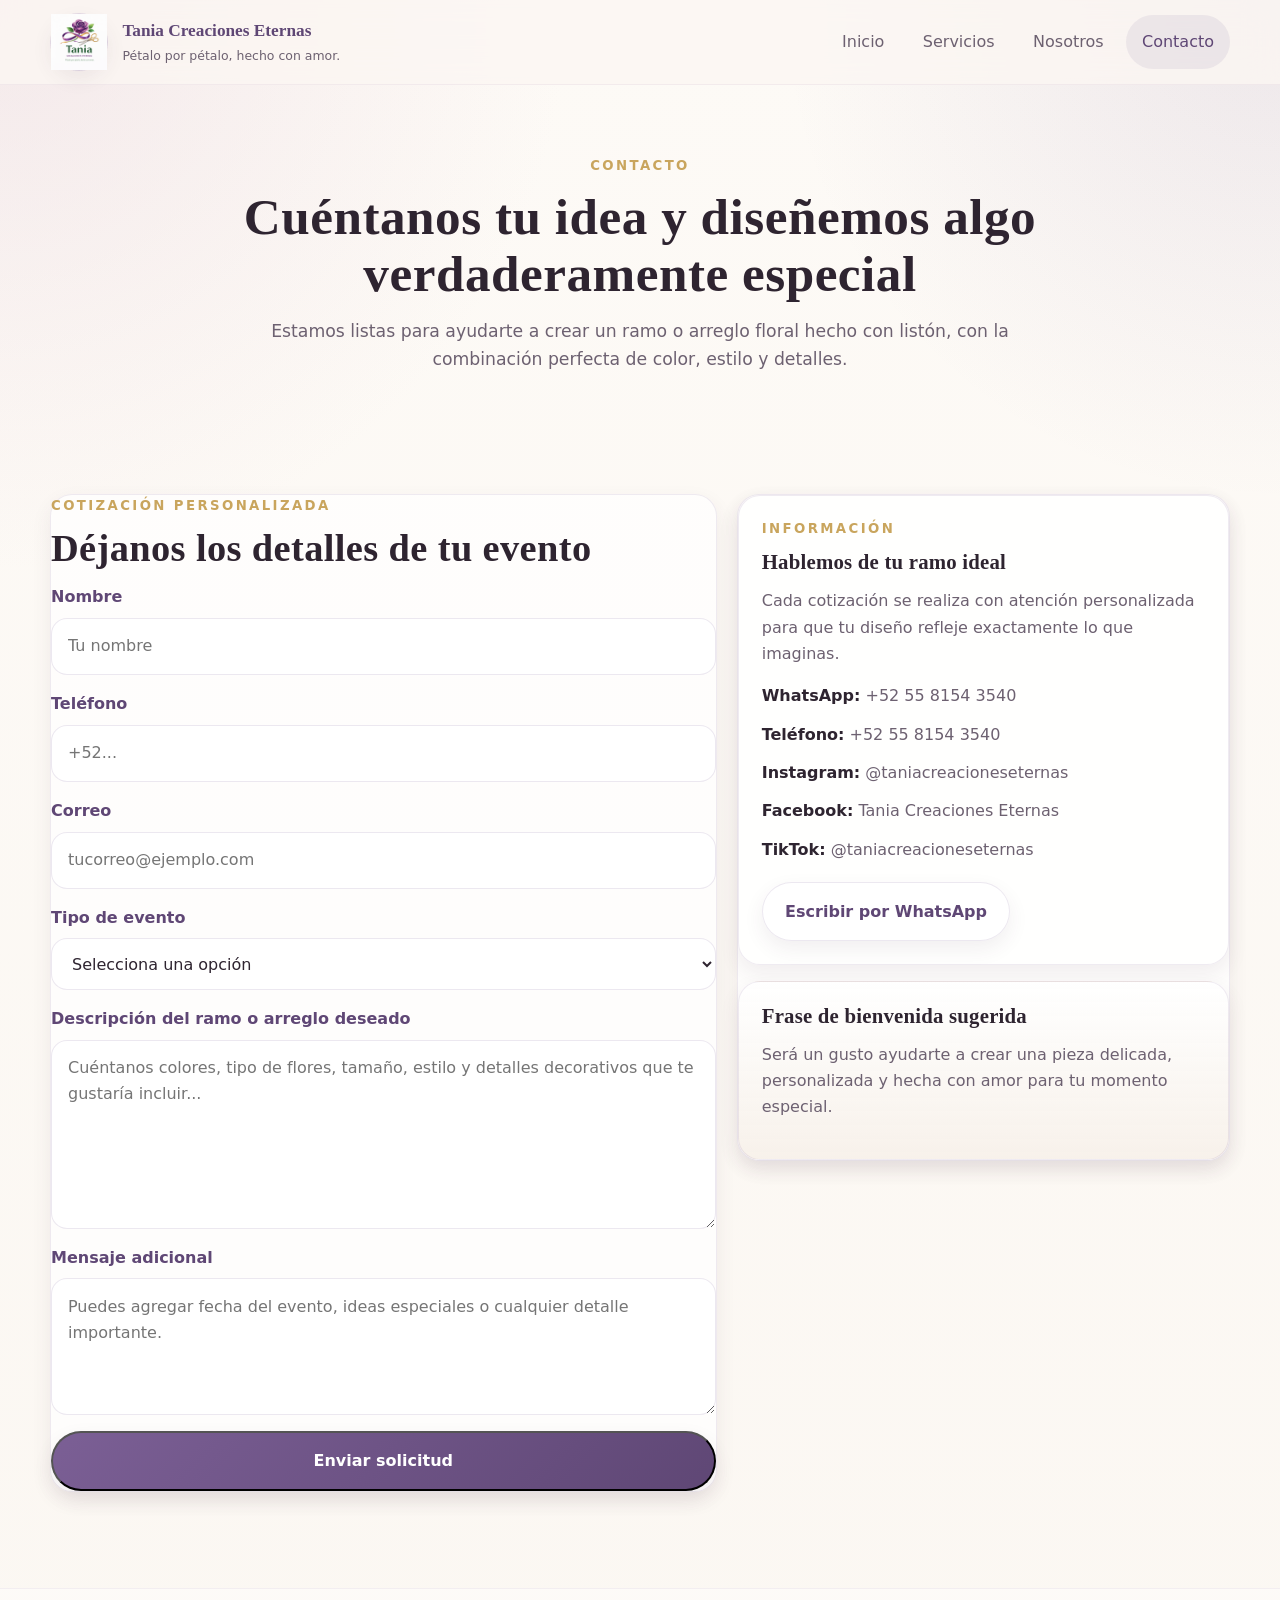
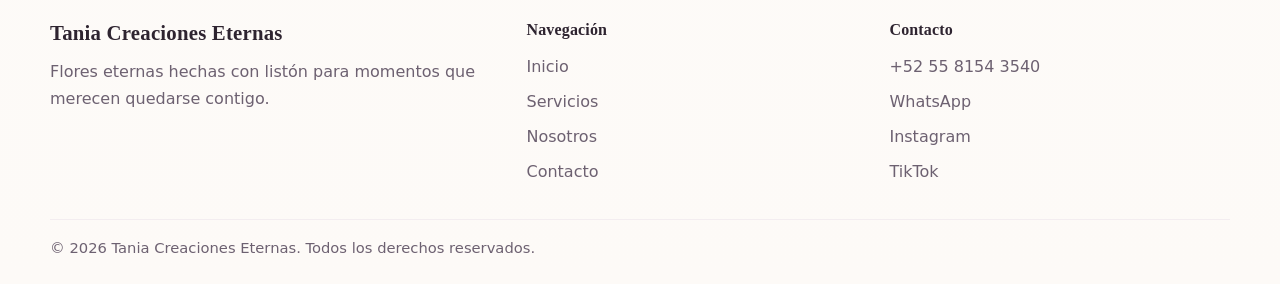
<file: contacto.html>
<!DOCTYPE html>
<html lang="es">
<head>
  <meta charset="UTF-8" />
  <meta name="viewport" content="width=device-width, initial-scale=1.0" />
  <title>Tania Creaciones Eternas | Contacto</title>
  <meta
    name="description"
    content="Solicita una cotización personalizada para tu ramo o arreglo floral hecho con listón en Tania Creaciones Eternas."
  />
  <link rel="stylesheet" href="style.css" />
</head>
<body>
  <a class="skip-link" href="#contenido">Saltar al contenido</a>

  <header class="site-header">
    <div class="container nav-wrap">
      <a href="index.html" class="brand" aria-label="Ir al inicio de Tania Creaciones Eternas">
        <div class="brand-mark" aria-hidden="true">
          <img src="Imagenes/logo tania creaciones.png" alt="logotipo de Tania Creaciones Eternas">
        </div>
        <div class="brand-text">
          <strong>Tania Creaciones Eternas</strong>
          <span>Pétalo por pétalo, hecho con amor.</span>
        </div>
      </a>

      <button class="menu-toggle" aria-expanded="false" aria-controls="main-nav">
        Menú
      </button>

      <nav id="main-nav" class="main-nav" aria-label="Navegación principal">
        <ul>
          <li><a href="index.html">Inicio</a></li>
          <li><a href="servicios.html">Servicios</a></li>
          <li><a href="nosotros.html">Nosotros</a></li>
          <li><a class="active" href="contacto.html">Contacto</a></li>
        </ul>
      </nav>
    </div>
  </header>

  <main id="contenido">
    <section class="page-hero small-hero">
      <div class="container narrow center reveal">
        <p class="eyebrow">Contacto</p>
        <h1>Cuéntanos tu idea y diseñemos algo verdaderamente especial</h1>
        <p class="lead">
          Estamos listas para ayudarte a crear un ramo o arreglo floral hecho con listón,
          con la combinación perfecta de color, estilo y detalles.
        </p>
      </div>
    </section>

    <section class="section">
      <div class="container contact-grid">
        <div class="contact-panel reveal">
          <p class="section-label">Cotización personalizada</p>
          <h2>Déjanos los detalles de tu evento</h2>

          <form class="contact-form" action="#" method="post">
            <div class="form-row">
              <label for="nombre">Nombre</label>
              <input id="nombre" name="nombre" type="text" placeholder="Tu nombre" required />
            </div>

            <div class="form-row">
              <label for="telefono">Teléfono</label>
              <input id="telefono" name="telefono" type="tel" placeholder="+52..." required />
            </div>

            <div class="form-row">
              <label for="correo">Correo</label>
              <input id="correo" name="correo" type="email" placeholder="tucorreo@ejemplo.com" required />
            </div>

            <div class="form-row">
              <label for="evento">Tipo de evento</label>
              <select id="evento" name="evento" required>
                <option value="">Selecciona una opción</option>
                <option>Quinceañera</option>
                <option>Boda</option>
                <option>Novia</option>
                <option>Graduación</option>
                <option>Evento religioso</option>
                <option>Regalo especial</option>
                <option>Otro</option>
              </select>
            </div>

            <div class="form-row">
              <label for="descripcion">Descripción del ramo o arreglo deseado</label>
              <textarea
                id="descripcion"
                name="descripcion"
                rows="6"
                placeholder="Cuéntanos colores, tipo de flores, tamaño, estilo y detalles decorativos que te gustaría incluir..."
                required
              ></textarea>
            </div>

            <div class="form-row">
              <label for="mensaje">Mensaje adicional</label>
              <textarea
                id="mensaje"
                name="mensaje"
                rows="4"
                placeholder="Puedes agregar fecha del evento, ideas especiales o cualquier detalle importante."
              ></textarea>
            </div>

            <button class="btn btn-primary" type="submit">Enviar solicitud</button>
          </form>
        </div>

        <aside class="contact-info reveal">
          <div class="info-card">
            <p class="section-label">Información</p>
            <h3>Hablemos de tu ramo ideal</h3>
            <p>
              Cada cotización se realiza con atención personalizada para que tu diseño refleje exactamente lo que imaginas.
            </p>

            <ul class="contact-list">
              <li><strong>WhatsApp:</strong> <a href="https://wa.me/525581543540" target="_blank" rel="noopener">+52 55 8154 3540</a></li>
              <li><strong>Teléfono:</strong> <a href="tel:+525581543540">+52 55 8154 3540</a></li>
              <li><strong>Instagram:</strong> <a href="#">@taniacreacioneseternas</a></li>
              <li><strong>Facebook:</strong> <a href="#">Tania Creaciones Eternas</a></li>
              <li><strong>TikTok:</strong> <a href="#">@taniacreacioneseternas</a></li>
            </ul>

            <div class="contact-actions">
              <a class="btn btn-secondary" href="https://wa.me/525581543540" target="_blank" rel="noopener">
                Escribir por WhatsApp
              </a>
            </div>
          </div>

          <div class="info-card soft-card">
            <h3>Frase de bienvenida sugerida</h3>
            <p>
              Será un gusto ayudarte a crear una pieza delicada, personalizada y hecha con amor para tu momento especial.
            </p>
          </div>
        </aside>
      </div>
    </section>
  </main>

  <footer class="site-footer">
    <div class="container footer-grid">
      <div>
        <h3>Tania Creaciones Eternas</h3>
        <p>
          Flores eternas hechas con listón para momentos que merecen quedarse contigo.
        </p>
      </div>

      <div>
        <h4>Navegación</h4>
        <ul class="footer-links">
          <li><a href="index.html">Inicio</a></li>
          <li><a href="servicios.html">Servicios</a></li>
          <li><a href="nosotros.html">Nosotros</a></li>
          <li><a href="contacto.html">Contacto</a></li>
        </ul>
      </div>

      <div>
        <h4>Contacto</h4>
        <ul class="footer-links">
          <li><a href="tel:+525581543540">+52 55 8154 3540</a></li>
          <li><a href="https://wa.me/525581543540" target="_blank" rel="noopener">WhatsApp</a></li>
          <li><a href="#" aria-label="Instagram">Instagram</a></li>
          <li><a href="#" aria-label="TikTok">TikTok</a></li>
        </ul>
      </div>
    </div>

    <div class="container footer-bottom">
      <p>© 2026 Tania Creaciones Eternas. Todos los derechos reservados.</p>
    </div>
  </footer>

  <script src="script.js"></script>
</body>
</html>
</file>
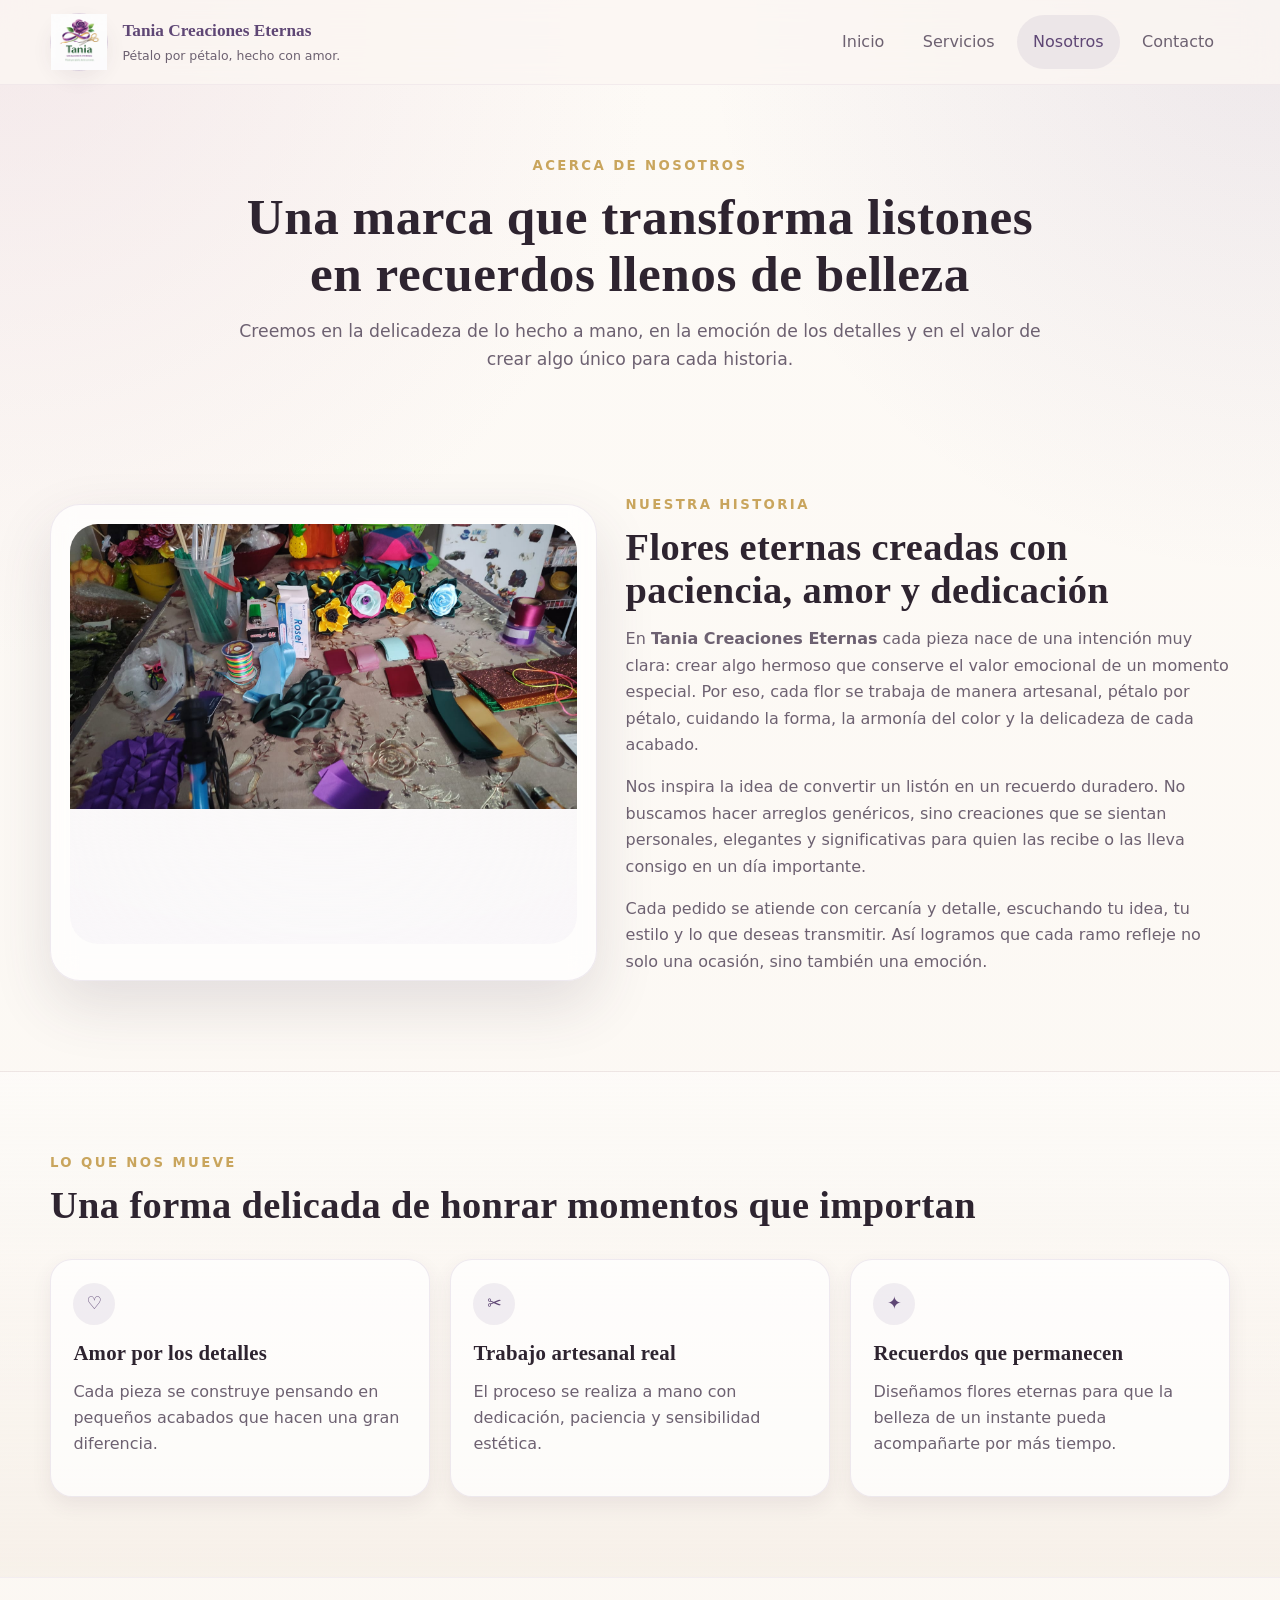
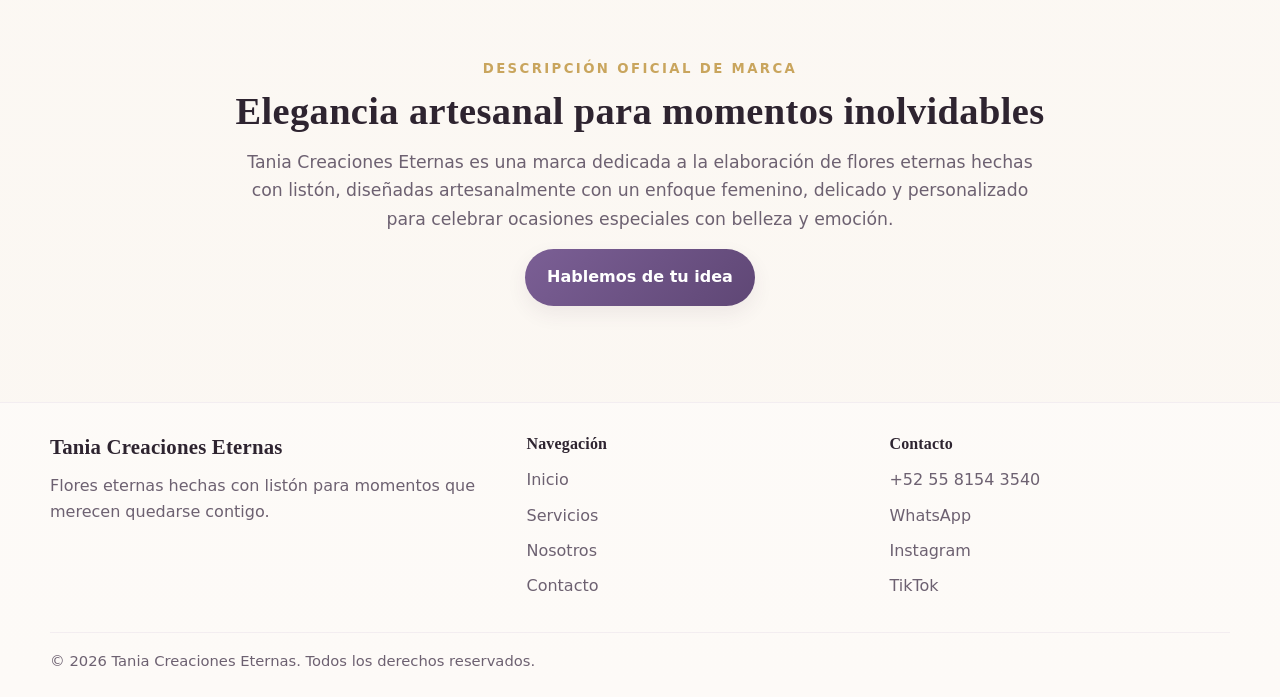
<file: nosotros.html>
<!DOCTYPE html>
<html lang="es">
<head>
  <meta charset="UTF-8" />
  <meta name="viewport" content="width=device-width, initial-scale=1.0" />
  <title>Tania Creaciones Eternas | Nosotros</title>
  <meta
    name="description"
    content="Conoce la esencia de Tania Creaciones Eternas, una marca de flores eternas hechas con listón, elaboradas de forma artesanal y personalizada."
  />
  <link rel="stylesheet" href="style.css" />
</head>
<body>
  <a class="skip-link" href="#contenido">Saltar al contenido</a>

  <header class="site-header">
    <div class="container nav-wrap">
      <a href="index.html" class="brand" aria-label="Ir al inicio de Tania Creaciones Eternas">
        <div class="brand-mark" aria-hidden="true">
          <img src="Imagenes/logo tania creaciones.png" alt="logotipo de Tania Creaciones Eternas">
        </div>
        <div class="brand-text">
          <strong>Tania Creaciones Eternas</strong>
          <span>Pétalo por pétalo, hecho con amor.</span>
        </div>
      </a>

      <button class="menu-toggle" aria-expanded="false" aria-controls="main-nav">
        Menú
      </button>

      <nav id="main-nav" class="main-nav" aria-label="Navegación principal">
        <ul>
          <li><a href="index.html">Inicio</a></li>
          <li><a href="servicios.html">Servicios</a></li>
          <li><a class="active" href="nosotros.html">Nosotros</a></li>
          <li><a href="contacto.html">Contacto</a></li>
        </ul>
      </nav>
    </div>
  </header>

  <main id="contenido">
    <section class="page-hero small-hero">
      <div class="container narrow center reveal">
        <p class="eyebrow">Acerca de nosotros</p>
        <h1>Una marca que transforma listones en recuerdos llenos de belleza</h1>
        <p class="lead">
          Creemos en la delicadeza de lo hecho a mano, en la emoción de los detalles y en el valor
          de crear algo único para cada historia.
        </p>
      </div>
    </section>

    <section class="section">
      <div class="container about-grid">
        <div class="about-visual reveal">
          <div class="about-frame">
            <div class="bouquet-art bouquet-medium" aria-hidden="true">
              <img src="Imagenes/Artesanal Tania Creaciones.jpeg" alt="Materiales de creacion de flores de liston
        ">
              
            </div>
          </div>
        </div>

        <div class="about-copy reveal">
          <p class="section-label">Nuestra historia</p>
          <h2>Flores eternas creadas con paciencia, amor y dedicación</h2>
          <p>
            En <strong>Tania Creaciones Eternas</strong> cada pieza nace de una intención muy clara:
            crear algo hermoso que conserve el valor emocional de un momento especial.
            Por eso, cada flor se trabaja de manera artesanal, pétalo por pétalo, cuidando la forma,
            la armonía del color y la delicadeza de cada acabado.
          </p>
          <p>
            Nos inspira la idea de convertir un listón en un recuerdo duradero. No buscamos hacer
            arreglos genéricos, sino creaciones que se sientan personales, elegantes y significativas
            para quien las recibe o las lleva consigo en un día importante.
          </p>
          <p>
            Cada pedido se atiende con cercanía y detalle, escuchando tu idea, tu estilo y lo que deseas transmitir.
            Así logramos que cada ramo refleje no solo una ocasión, sino también una emoción.
          </p>
        </div>
      </div>
    </section>

    <section class="section alt-bg">
      <div class="container">
        <div class="section-heading reveal">
          <p class="section-label">Lo que nos mueve</p>
          <h2>Una forma delicada de honrar momentos que importan</h2>
        </div>

        <div class="cards-grid three">
          <article class="card reveal">
            <span class="card-icon">♡</span>
            <h3>Amor por los detalles</h3>
            <p>
              Cada pieza se construye pensando en pequeños acabados que hacen una gran diferencia.
            </p>
          </article>

          <article class="card reveal">
            <span class="card-icon">✂</span>
            <h3>Trabajo artesanal real</h3>
            <p>
              El proceso se realiza a mano con dedicación, paciencia y sensibilidad estética.
            </p>
          </article>

          <article class="card reveal">
            <span class="card-icon">✦</span>
            <h3>Recuerdos que permanecen</h3>
            <p>
              Diseñamos flores eternas para que la belleza de un instante pueda acompañarte por más tiempo.
            </p>
          </article>
        </div>
      </div>
    </section>

    <section class="section">
      <div class="container narrow center reveal">
        <p class="section-label">Descripción oficial de marca</p>
        <h2>Elegancia artesanal para momentos inolvidables</h2>
        <p class="lead">
          Tania Creaciones Eternas es una marca dedicada a la elaboración de flores eternas hechas con listón,
          diseñadas artesanalmente con un enfoque femenino, delicado y personalizado para celebrar ocasiones especiales con belleza y emoción.
        </p>
        <a class="btn btn-primary" href="contacto.html">Hablemos de tu idea</a>
      </div>
    </section>
  </main>

  <footer class="site-footer">
    <div class="container footer-grid">
      <div>
        <h3>Tania Creaciones Eternas</h3>
        <p>
          Flores eternas hechas con listón para momentos que merecen quedarse contigo.
        </p>
      </div>

      <div>
        <h4>Navegación</h4>
        <ul class="footer-links">
          <li><a href="index.html">Inicio</a></li>
          <li><a href="servicios.html">Servicios</a></li>
          <li><a href="nosotros.html">Nosotros</a></li>
          <li><a href="contacto.html">Contacto</a></li>
        </ul>
      </div>

      <div>
        <h4>Contacto</h4>
        <ul class="footer-links">
          <li><a href="tel:+525581543540">+52 55 8154 3540</a></li>
          <li><a href="https://wa.me/525581543540" target="_blank" rel="noopener">WhatsApp</a></li>
          <li><a href="#" aria-label="Instagram">Instagram</a></li>
          <li><a href="#" aria-label="TikTok">TikTok</a></li>
        </ul>
      </div>
    </div>

    <div class="container footer-bottom">
      <p>© 2026 Tania Creaciones Eternas. Todos los derechos reservados.</p>
    </div>
  </footer>

  <script src="script.js"></script>
</body>
</html>
</file>
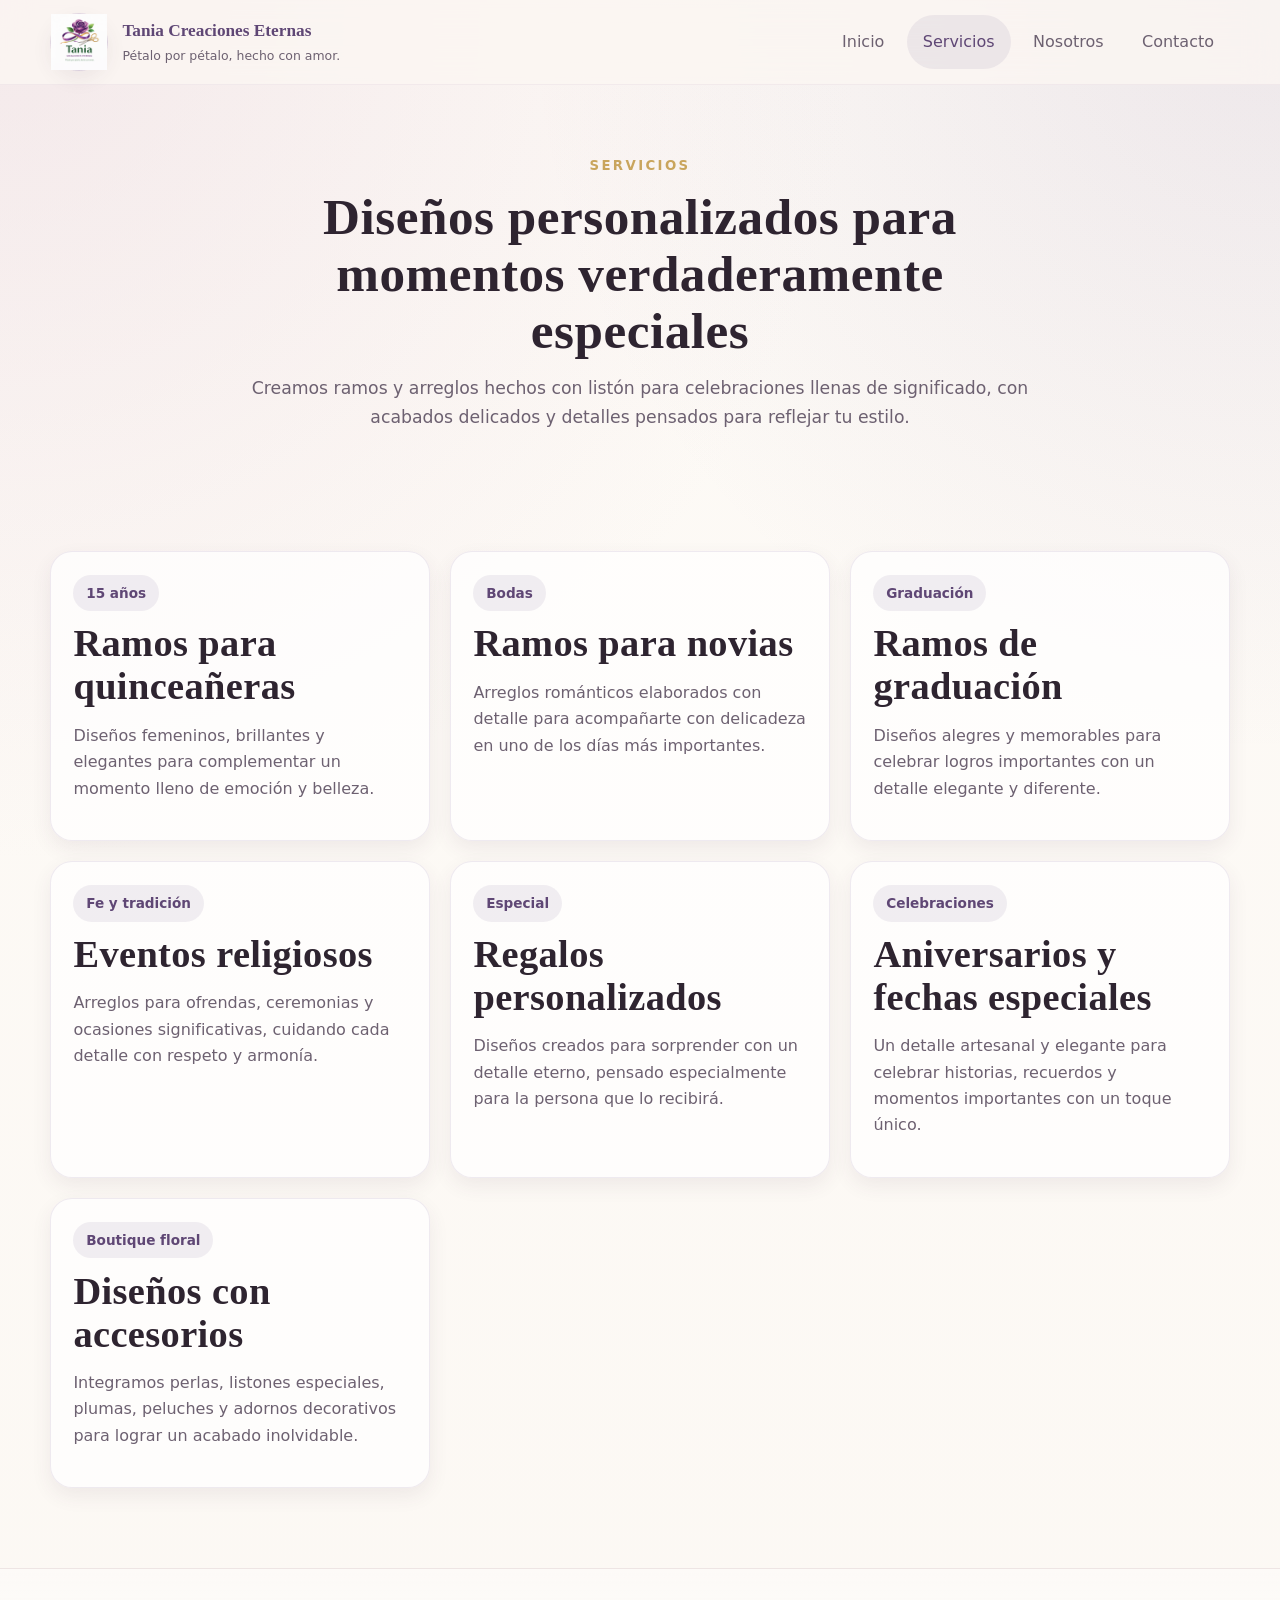
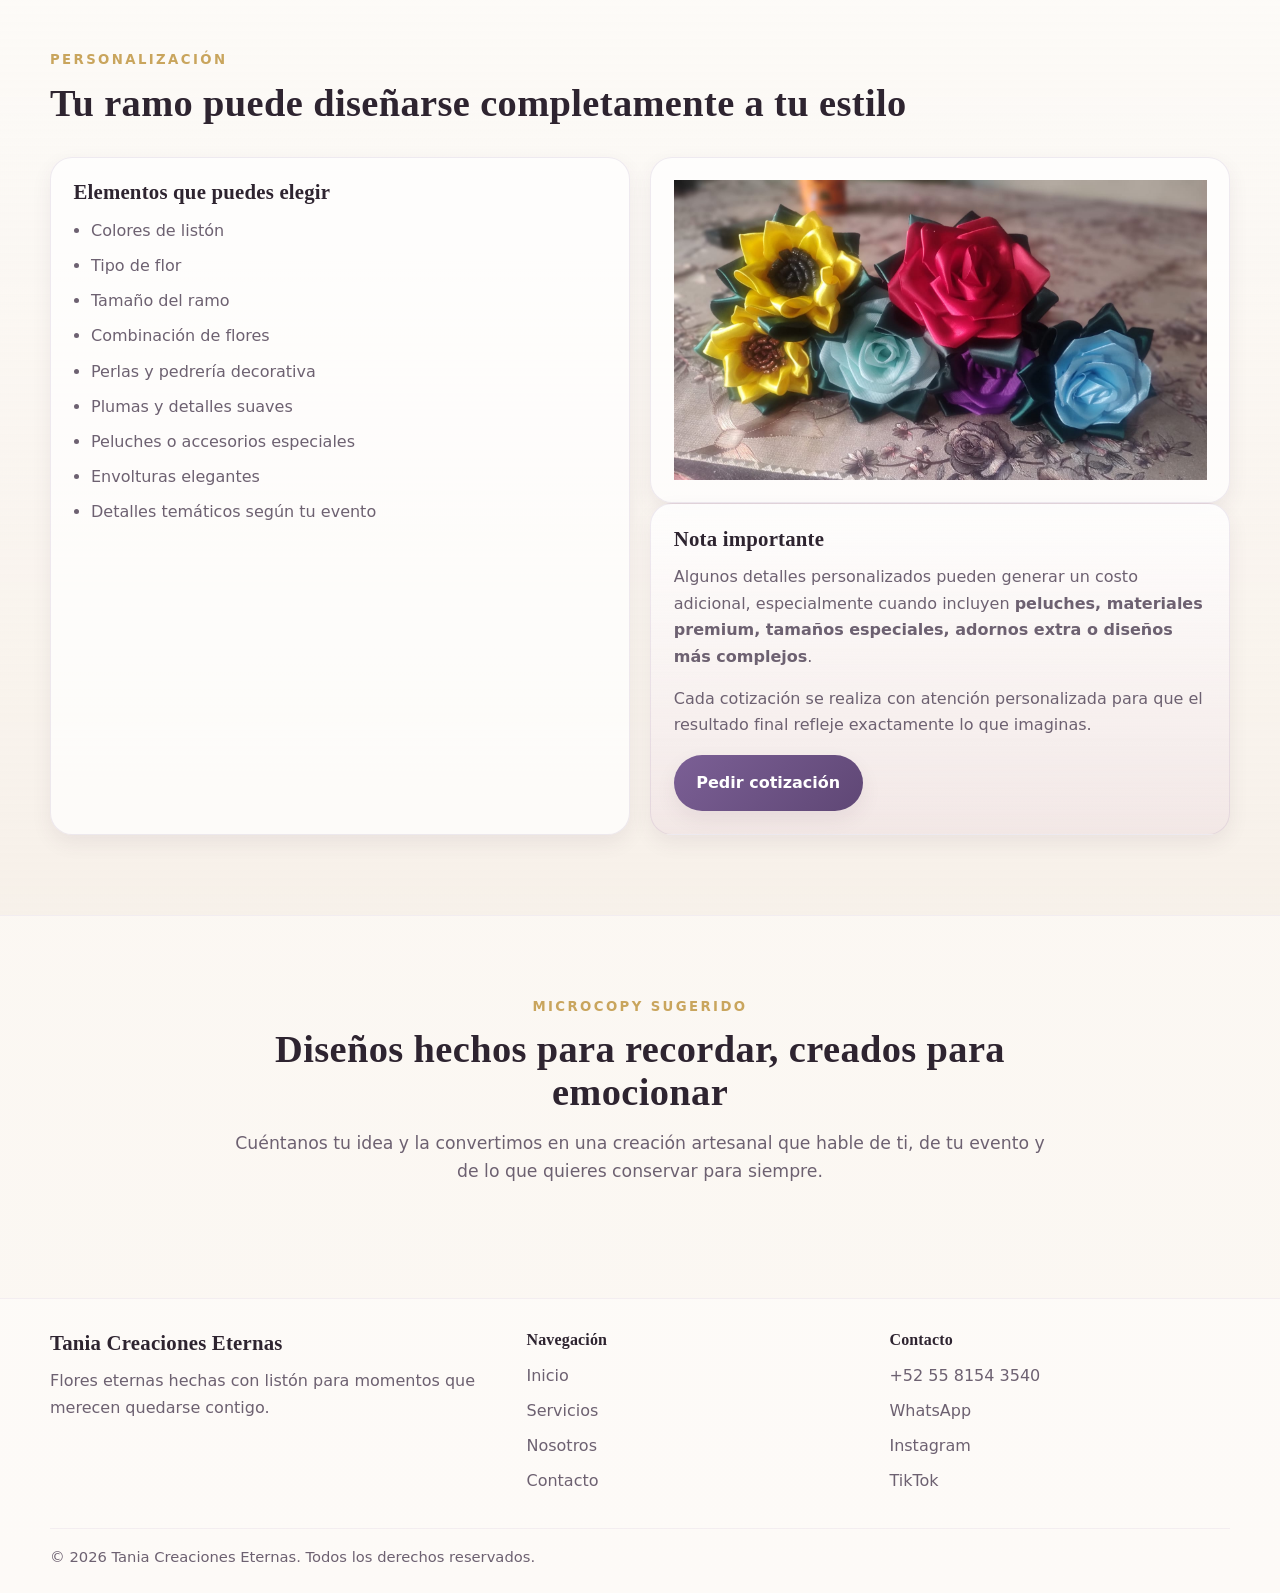
<file: servicios.html>
<!DOCTYPE html>
<html lang="es">
<head>
  <meta charset="UTF-8" />
  <meta name="viewport" content="width=device-width, initial-scale=1.0" />
  <title>Tania Creaciones Eternas | Servicios</title>
  <meta
    name="description"
    content="Descubre los servicios de Tania Creaciones Eternas: ramos para bodas, quinceañeras, graduaciones, eventos religiosos y diseños personalizados."
  />
  <link rel="stylesheet" href="style.css" />
</head>
<body>
  <a class="skip-link" href="#contenido">Saltar al contenido</a>

  <header class="site-header">
    <div class="container nav-wrap">
      <a href="index.html" class="brand" aria-label="Ir al inicio de Tania Creaciones Eternas">
        <div class="brand-mark" aria-hidden="true">
            <img src="Imagenes/logo tania creaciones.png" alt="logotipo de Tania Creaciones Eternas">
        </div>
        <div class="brand-text">
          <strong>Tania Creaciones Eternas</strong>
          <span>Pétalo por pétalo, hecho con amor.</span>
        </div>
      </a>

      <button class="menu-toggle" aria-expanded="false" aria-controls="main-nav">
        Menú
      </button>

      <nav id="main-nav" class="main-nav" aria-label="Navegación principal">
        <ul>
          <li><a href="index.html">Inicio</a></li>
          <li><a class="active" href="servicios.html">Servicios</a></li>
          <li><a href="nosotros.html">Nosotros</a></li>
          <li><a href="contacto.html">Contacto</a></li>
        </ul>
      </nav>
    </div>
  </header>

  <main id="contenido">
    <section class="page-hero small-hero">
      <div class="container narrow center reveal">
        <p class="eyebrow">Servicios</p>
        <h1>Diseños personalizados para momentos verdaderamente especiales</h1>
        <p class="lead">
          Creamos ramos y arreglos hechos con listón para celebraciones llenas de significado,
          con acabados delicados y detalles pensados para reflejar tu estilo.
        </p>
      </div>
    </section>

    <section class="section">
      <div class="container">
        <div class="cards-grid three">
          <article class="service-card reveal">
            <div class="service-top">
              <span class="service-badge">15 años</span>
              <h2>Ramos para quinceañeras</h2>
            </div>
            <p>
              Diseños femeninos, brillantes y elegantes para complementar un momento lleno de emoción y belleza.
            </p>
          </article>

          <article class="service-card reveal">
            <div class="service-top">
              <span class="service-badge">Bodas</span>
              <h2>Ramos para novias</h2>
            </div>
            <p>
              Arreglos románticos elaborados con detalle para acompañarte con delicadeza en uno de los días más importantes.
            </p>
          </article>


          <article class="service-card reveal">
            <div class="service-top">
              <span class="service-badge">Graduación</span>
              <h2>Ramos de graduación</h2>
            </div>
            <p>
              Diseños alegres y memorables para celebrar logros importantes con un detalle elegante y diferente.
            </p>
          </article>

          <article class="service-card reveal">
            <div class="service-top">
              <span class="service-badge">Fe y tradición</span>
              <h2>Eventos religiosos</h2>
            </div>
            <p>
              Arreglos para ofrendas, ceremonias y ocasiones significativas, cuidando cada detalle con respeto y armonía.
            </p>
          </article>

          <article class="service-card reveal">
            <div class="service-top">
              <span class="service-badge">Especial</span>
              <h2>Regalos personalizados</h2>
            </div>
            <p>
              Diseños creados para sorprender con un detalle eterno, pensado especialmente para la persona que lo recibirá.
            </p>
          </article>


          <article class="service-card reveal">
            <div class="service-top">
              <span class="service-badge">Celebraciones</span>
              <h2>Aniversarios y fechas especiales</h2>
            </div>
            <p>
              Un detalle artesanal y elegante para celebrar historias, recuerdos y momentos importantes con un toque único.
            </p>
          </article>

          <article class="service-card reveal">
            <div class="service-top">
              <span class="service-badge">Boutique floral</span>
              <h2>Diseños con accesorios</h2>
            </div>
            <p>
              Integramos perlas, listones especiales, plumas, peluches y adornos decorativos para lograr un acabado inolvidable.
            </p>
          </article>
        </div>
      </div>
    </section>

    <section class="section alt-bg">
      <div class="container">
        <div class="section-heading reveal">
          <p class="section-label">Personalización</p>
          <h2>Tu ramo puede diseñarse completamente a tu estilo</h2>
        </div>

        <div class="split-grid">
          <div class="info-panel reveal">
            <h3>Elementos que puedes elegir</h3>
            <ul class="styled-list">
              <li>Colores de listón</li>
              <li>Tipo de flor</li>
              <li>Tamaño del ramo</li>
              <li>Combinación de flores</li>
              <li>Perlas y pedrería decorativa</li>
              <li>Plumas y detalles suaves</li>
              <li>Peluches o accesorios especiales</li>
              <li>Envolturas elegantes</li>
              <li>Detalles temáticos según tu evento</li>
            </ul>
          </div>

          <div> 
          <div class="info-panel reveal">
            <img src="Imagenes/Personalizacion Tania Creaciones.jpeg" alt="Proceso de personalización
            ">
          </div>

          <div class="info-panel highlight-panel reveal">
            <h3>Nota importante</h3>
            <p>
              Algunos detalles personalizados pueden generar un costo adicional, especialmente cuando incluyen
              <strong>peluches, materiales premium, tamaños especiales, adornos extra o diseños más complejos</strong>.
            </p>
            <p>
              Cada cotización se realiza con atención personalizada para que el resultado final refleje exactamente lo que imaginas.
            </p>
            <a class="btn btn-primary" href="contacto.html">Pedir cotización</a>
          </div>
        </div>
      </div>
    </section>

    <section class="section">
      <div class="container narrow center reveal">
        <p class="section-label">Microcopy sugerido</p>
        <h2>Diseños hechos para recordar, creados para emocionar</h2>
        <p class="lead">
          Cuéntanos tu idea y la convertimos en una creación artesanal que hable de ti, de tu evento y de lo que quieres conservar para siempre.
        </p>
      </div>
    </section>
  </main>

  <footer class="site-footer">
    <div class="container footer-grid">
      <div>
        <h3>Tania Creaciones Eternas</h3>
        <p>
          Flores eternas hechas con listón para momentos que merecen quedarse contigo.
        </p>
      </div>

      <div>
        <h4>Navegación</h4>
        <ul class="footer-links">
          <li><a href="index.html">Inicio</a></li>
          <li><a href="servicios.html">Servicios</a></li>
          <li><a href="nosotros.html">Nosotros</a></li>
          <li><a href="contacto.html">Contacto</a></li>
        </ul>
      </div>

      <div>
        <h4>Contacto</h4>
        <ul class="footer-links">
          <li><a href="tel:+525581543540">+52 55 8154 3540</a></li>
          <li><a href="https://wa.me/525581543540" target="_blank" rel="noopener">WhatsApp</a></li>
          <li><a href="#" aria-label="Instagram">Instagram</a></li>
          <li><a href="#" aria-label="TikTok">TikTok</a></li>
        </ul>
      </div>
    </div>

    <div class="container footer-bottom">
      <p>© 2026 Tania Creaciones Eternas. Todos los derechos reservados.</p>
    </div>
  </footer>

  <script src="script.js"></script>
</body>
</html>
</file>
<file: style.css>
/* =========================
   VARIABLES Y BASE
========================= */
:root {
  --bg: #fbf7f2;
  --bg-soft: #f6efe7;
  --surface: rgba(255, 255, 255, 0.72);
  --surface-strong: #fffdf9;
  --text: #2e2430;
  --muted: #6d6171;
  --line: rgba(107, 78, 117, 0.14);

  --primary: #7b5f95;      /* lila */
  --primary-dark: #5f4775;
  --accent: #c9a55d;       /* dorado suave */
  --green: #476354;        /* verde profundo */
  --blush: #e9d5dd;        /* rosa empolvado */
  --white: #ffffff;

  --shadow-sm: 0 8px 20px rgba(71, 56, 78, 0.08);
  --shadow-md: 0 18px 40px rgba(71, 56, 78, 0.10);
  --shadow-lg: 0 24px 60px rgba(71, 56, 78, 0.14);

  --radius-sm: 14px;
  --radius-md: 22px;
  --radius-lg: 30px;

  --container: 1180px;
  --transition: 220ms ease;
}

*,
*::before,
*::after {
  box-sizing: border-box;
}

html {
  scroll-behavior: smooth;
}

body {
  margin: 0;
  font-family: "Segoe UI", system-ui, -apple-system, BlinkMacSystemFont, sans-serif;
  color: var(--text);
  background:
    radial-gradient(circle at top left, rgba(233, 213, 221, 0.46), transparent 25%),
    radial-gradient(circle at top right, rgba(123, 95, 149, 0.12), transparent 22%),
    linear-gradient(180deg, #fdfaf6 0%, var(--bg) 100%);
  line-height: 1.65;
}

img {
  max-width: 100%;
  display: block;
}

a {
  color: inherit;
  text-decoration: none;
}

button,
input,
textarea,
select {
  font: inherit;
}

.container {
  width: min(var(--container), calc(100% - 2rem));
  margin: 0 auto;
}

.narrow {
  max-width: 820px;
}

.center {
  text-align: center;
}

.section {
  padding: 5rem 0;
}

.alt-bg {
  background: linear-gradient(180deg, rgba(255,255,255,0.35), rgba(246,239,231,0.8));
  border-block: 1px solid rgba(123, 95, 149, 0.08);
}

.section-label,
.eyebrow {
  margin: 0 0 0.65rem;
  font-size: 0.83rem;
  letter-spacing: 0.18em;
  text-transform: uppercase;
  color: var(--accent);
  font-weight: 700;
}

.section-heading {
  margin-bottom: 2rem;
}

.section-heading h2,
h1,
h2,
h3,
h4 {
  font-family: Georgia, "Times New Roman", serif;
  line-height: 1.12;
  margin: 0 0 0.9rem;
  letter-spacing: 0.01em;
}

h1 {
  font-size: clamp(2.5rem, 5vw, 4.6rem);
}

h2 {
  font-size: clamp(1.8rem, 3vw, 3rem);
}

h3 {
  font-size: 1.3rem;
}

p {
  margin: 0 0 1rem;
  color: var(--muted);
}

.lead {
  font-size: 1.08rem;
}

.skip-link {
  position: absolute;
  left: -9999px;
  top: auto;
}

.skip-link:focus {
  left: 1rem;
  top: 1rem;
  z-index: 999;
  background: var(--primary-dark);
  color: white;
  padding: 0.75rem 1rem;
  border-radius: 999px;
}

/* =========================
   HEADER
========================= */
.site-header {
  position: sticky;
  top: 0;
  z-index: 50;
  backdrop-filter: blur(16px);
  background: rgba(251, 247, 242, 0.78);
  border-bottom: 1px solid rgba(123, 95, 149, 0.08);
}

.nav-wrap {
  min-height: 84px;
  display: flex;
  align-items: center;
  justify-content: space-between;
  gap: 1rem;
}

.brand {
  display: inline-flex;
  align-items: center;
  gap: 0.9rem;
}

.brand-text strong {
  display: block;
  font-family: Georgia, "Times New Roman", serif;
  font-size: 1.08rem;
  color: var(--primary-dark);
}

.brand-text span {
  display: block;
  font-size: 0.78rem;
  color: var(--muted);
}

.brand-mark {
  width: 58px;
  height: 58px;
  position: relative;
  border-radius: 50%;
  background:
    radial-gradient(circle at 50% 50%, rgba(255,255,255,0.85), rgba(255,255,255,0.15)),
    linear-gradient(135deg, rgba(123,95,149,0.18), rgba(233,213,221,0.26));
  border: 1px solid rgba(123, 95, 149, 0.18);
  box-shadow: var(--shadow-sm);
}

.petal {
  position: absolute;
  width: 18px;
  height: 24px;
  border-radius: 18px 18px 18px 18px / 20px 20px 12px 12px;
  background: linear-gradient(180deg, #a88cc0, #7b5f95);
}

.petal-1 { top: 7px; left: 19px; }
.petal-2 { top: 17px; left: 8px; transform: rotate(-38deg); }
.petal-3 { top: 17px; right: 8px; transform: rotate(38deg); }
.petal-4 { bottom: 10px; left: 20px; transform: rotate(180deg); }

.scissor {
  position: absolute;
  right: 5px;
  bottom: 7px;
  width: 16px;
  height: 16px;
  border: 2px solid var(--accent);
  border-radius: 50%;
  box-shadow:
    -8px 0 0 -2px var(--accent),
    -2px -8px 0 -6px var(--accent);
  transform: rotate(18deg);
  opacity: 0.8;
}

.main-nav ul {
  list-style: none;
  display: flex;
  align-items: center;
  gap: 0.4rem;
  padding: 0;
  margin: 0;
}

.main-nav a {
  display: inline-block;
  padding: 0.85rem 1rem;
  border-radius: 999px;
  color: var(--muted);
  transition: background var(--transition), color var(--transition), transform var(--transition);
}

.main-nav a:hover,
.main-nav a.active {
  background: rgba(123, 95, 149, 0.1);
  color: var(--primary-dark);
}

.menu-toggle {
  display: none;
  border: 1px solid rgba(123, 95, 149, 0.18);
  background: white;
  color: var(--primary-dark);
  padding: 0.72rem 1rem;
  border-radius: 999px;
  cursor: pointer;
}

/* =========================
   BOTONES
========================= */
.btn {
  display: inline-flex;
  align-items: center;
  justify-content: center;
  padding: 0.95rem 1.4rem;
  border-radius: 999px;
  font-weight: 700;
  transition: transform var(--transition), box-shadow var(--transition), background var(--transition);
  box-shadow: var(--shadow-sm);
}

.btn:hover {
  transform: translateY(-2px);
}

.btn-primary {
  background: linear-gradient(135deg, var(--primary), var(--primary-dark));
  color: white;
}

.btn-secondary {
  background: rgba(255, 255, 255, 0.85);
  color: var(--primary-dark);
  border: 1px solid rgba(123, 95, 149, 0.14);
}

/* =========================
   HERO
========================= */
.hero {
  position: relative;
  overflow: hidden;
  padding: 5.5rem 0 4rem;
}

.hero-grid {
  display: grid;
  grid-template-columns: 1.08fr 0.92fr;
  gap: 2rem;
  align-items: center;
}

.hero-copy {
  position: relative;
  z-index: 2;
}

.hero-text {
  max-width: 58ch;
  font-size: 1.05rem;
}

.hero-actions {
  display: flex;
  flex-wrap: wrap;
  gap: 0.9rem;
  margin: 1.6rem 0 1.4rem;
}

.hero-badges {
  list-style: none;
  padding: 0;
  margin: 1rem 0 0;
  display: flex;
  flex-wrap: wrap;
  gap: 0.7rem;
}

.hero-badges li {
  padding: 0.65rem 0.9rem;
  border-radius: 999px;
  background: rgba(255,255,255,0.72);
  border: 1px solid rgba(123, 95, 149, 0.12);
  color: var(--primary-dark);
  font-size: 0.93rem;
}

.hero-visual {
  position: relative;
  z-index: 2;
}

.hero-card,
.about-frame {
  background: rgba(255, 255, 255, 0.68);
  border: 1px solid rgba(123, 95, 149, 0.12);
  box-shadow: var(--shadow-lg);
  border-radius: var(--radius-lg);
  padding: 1.3rem;
  backdrop-filter: blur(12px);
}

.hero-note {
  background: rgba(255,255,255,0.72);
  border-radius: 20px;
  border: 1px solid rgba(123, 95, 149, 0.1);
  padding: 1rem 1rem 0.3rem;
}

.hero-note strong {
  color: var(--green);
  font-family: Georgia, "Times New Roman", serif;
  display: block;
  margin-bottom: 0.4rem;
}

.hero-glow {
  position: absolute;
  border-radius: 50%;
  filter: blur(12px);
  pointer-events: none;
}

.hero-glow-1 {
  width: 320px;
  height: 320px;
  background: rgba(123, 95, 149, 0.12);
  left: -80px;
  top: 40px;
}

.hero-glow-2 {
  width: 280px;
  height: 280px;
  background: rgba(201, 165, 93, 0.12);
  right: -50px;
  bottom: 0;
}

/* =========================
   BOUQUET ART
========================= */
.bouquet-art {
  position: relative;
  width: 100%;
  margin: 0 auto 1rem;
  border-radius: 28px;
  background:
    radial-gradient(circle at top, rgba(255,255,255,0.9), rgba(255,255,255,0.45)),
    linear-gradient(180deg, rgba(233,213,221,0.5), rgba(123,95,149,0.08));
  overflow: hidden;
}

.bouquet-large {
  height: 370px;
}

.bouquet-medium {
  height: 420px;
}

.bouquet-art .flower {
  position: absolute;
  width: 88px;
  height: 88px;
  border-radius: 50%;
  background:
    radial-gradient(circle at center, #f9f0f4 10%, transparent 11%),
    radial-gradient(circle at top, #c4abd9 16%, transparent 17%),
    radial-gradient(circle at left, #a586bf 16%, transparent 17%),
    radial-gradient(circle at right, #8f71a9 16%, transparent 17%),
    radial-gradient(circle at bottom, #b79acd 16%, transparent 17%);
  filter: drop-shadow(0 8px 14px rgba(91, 60, 102, 0.18));
}

.f1 { top: 45px; left: 50%; transform: translateX(-50%) scale(1.05); }
.f2 { top: 90px; left: 22%; }
.f3 { top: 90px; right: 22%; }
.f4 { top: 155px; left: 34%; }
.f5 { top: 155px; right: 34%; }

.wrap {
  position: absolute;
  left: 50%;
  bottom: 35px;
  transform: translateX(-50%);
  width: 210px;
  height: 180px;
  background: linear-gradient(180deg, rgba(70,99,84,0.13), rgba(70,99,84,0.24));
  clip-path: polygon(18% 0, 82% 0, 100% 100%, 0 100%);
  border-radius: 12px;
}

.ribbon {
  position: absolute;
  left: 50%;
  bottom: 58px;
  transform: translateX(-50%);
  width: 108px;
  height: 42px;
  background: linear-gradient(135deg, var(--accent), #e3c483);
  border-radius: 999px;
  box-shadow: 0 10px 30px rgba(201, 165, 93, 0.35);
}

.ribbon::before,
.ribbon::after {
  content: "";
  position: absolute;
  bottom: -18px;
  width: 34px;
  height: 40px;
  background: linear-gradient(180deg, #d9b36d, #c2994c);
  clip-path: polygon(0 0, 100% 0, 65% 100%, 30% 100%);
}

.ribbon::before { left: 13px; transform: rotate(10deg); }
.ribbon::after { right: 13px; transform: scaleX(-1) rotate(10deg); }

/* =========================
   TARJETAS Y GRIDS
========================= */
.cards-grid {
  display: grid;
  gap: 1.25rem;
}

.cards-grid.four {
  grid-template-columns: repeat(4, 1fr);
}

.cards-grid.three {
  grid-template-columns: repeat(3, 1fr);
}

.card,
.quote-card,
.service-card,
.info-panel,
.info-card,
.feature-tile,
.gallery-card,
.contact-panel,
.contact-info {
  background: rgba(255,255,255,0.7);
  border: 1px solid rgba(123, 95, 149, 0.12);
  border-radius: var(--radius-md);
  box-shadow: var(--shadow-sm);
}

.card,
.quote-card,
.service-card,
.info-panel,
.info-card {
  padding: 1.4rem;
}

.card-icon {
  display: inline-flex;
  width: 42px;
  height: 42px;
  align-items: center;
  justify-content: center;
  border-radius: 50%;
  background: rgba(123, 95, 149, 0.1);
  color: var(--primary-dark);
  margin-bottom: 1rem;
  font-size: 1.1rem;
}

.quote-card p {
  font-size: 1.02rem;
  color: var(--text);
}

.quote-card footer {
  color: var(--primary-dark);
  font-weight: 700;
}

.cta-inline {
  margin-top: 2rem;
}

/* =========================
   TILES / GALERÍA
========================= */
.categories-grid,
.gallery-grid {
  display: grid;
  gap: 1.25rem;
}

.categories-grid {
  grid-template-columns: repeat(2, 1fr);
}

.feature-tile {
  overflow: hidden;
}

.tile-art {
  min-height: 200px;
  background:
    radial-gradient(circle at 25% 25%, rgba(233,213,221,0.7), transparent 25%),
    radial-gradient(circle at 75% 30%, rgba(123,95,149,0.18), transparent 20%),
    linear-gradient(135deg, rgba(255,255,255,0.9), rgba(246,239,231,0.95));
  border-bottom: 1px solid rgba(123, 95, 149, 0.08);
}

.tile-copy {
  padding: 1.2rem;
}

.art-quince::after,
.art-bride::after,
.art-grad::after,
.art-gift::after {
  content: "";
  display: block;
  width: 120px;
  height: 120px;
  margin: 40px auto 0;
  border-radius: 50%;
  background:
    radial-gradient(circle at center, #fff 8%, transparent 9%),
    radial-gradient(circle at top, #c4abd9 16%, transparent 17%),
    radial-gradient(circle at left, #a586bf 16%, transparent 17%),
    radial-gradient(circle at right, #8f71a9 16%, transparent 17%),
    radial-gradient(circle at bottom, #b79acd 16%, transparent 17%);
  opacity: 0.95;
}

.gallery-grid {
  grid-template-columns: repeat(4, 1fr);
}

.gallery-card {
  overflow: hidden;
}

.gallery-card p {
  padding: 1rem 1rem 1.1rem;
  margin: 0;
  color: var(--primary-dark);
  font-weight: 600;
}

.gallery-art {
  height: 250px;
  background:
    radial-gradient(circle at 20% 20%, rgba(233,213,221,0.7), transparent 20%),
    radial-gradient(circle at 80% 30%, rgba(123,95,149,0.22), transparent 18%),
    linear-gradient(180deg, rgba(255,255,255,0.95), rgba(246,239,231,0.9));
}

.g1, .g2, .g3, .g4 {
  position: relative;
}

.g1::after, .g2::after, .g3::after, .g4::after {
  content: "";
  position: absolute;
  inset: 38px;
  border-radius: 30px;
  background:
    radial-gradient(circle at center, #f9f0f4 10%, transparent 11%),
    radial-gradient(circle at top, #c4abd9 16%, transparent 17%),
    radial-gradient(circle at left, #a586bf 16%, transparent 17%),
    radial-gradient(circle at right, #8f71a9 16%, transparent 17%),
    radial-gradient(circle at bottom, #b79acd 16%, transparent 17%);
  opacity: 0.88;
}

/* =========================
   PAGE HERO
========================= */
.page-hero {
  padding: 4.4rem 0 1.5rem;
}

.small-hero h1 {
  font-size: clamp(2rem, 4vw, 3.4rem);
}

/* =========================
   SERVICES
========================= */
.service-card {
  transition: transform var(--transition), box-shadow var(--transition);
}

.service-card:hover,
.feature-tile:hover,
.gallery-card:hover,
.card:hover,
.info-card:hover,
.info-panel:hover {
  transform: translateY(-4px);
  box-shadow: var(--shadow-md);
}

.service-top {
  margin-bottom: 0.6rem;
}

.service-badge {
  display: inline-block;
  margin-bottom: 0.7rem;
  padding: 0.45rem 0.8rem;
  border-radius: 999px;
  background: rgba(123, 95, 149, 0.1);
  color: var(--primary-dark);
  font-size: 0.85rem;
  font-weight: 700;
}

.split-grid {
  display: grid;
  grid-template-columns: 1fr 1fr;
  gap: 1.3rem;
}

.styled-list {
  padding-left: 1.1rem;
  margin: 0;
}

.styled-list li {
  margin-bottom: 0.55rem;
  color: var(--muted);
}

.highlight-panel {
  background: linear-gradient(180deg, rgba(255,255,255,0.85), rgba(233,213,221,0.35));
}

/* =========================
   ABOUT
========================= */
.about-grid {
  display: grid;
  grid-template-columns: 0.95fr 1.05fr;
  gap: 1.8rem;
  align-items: center;
}

.about-frame {
  padding: 1.2rem;
}

/* =========================
   CONTACTO
========================= */
.contact-grid {
  display: grid;
  grid-template-columns: 1.15fr 0.85fr;
  gap: 1.3rem;
  align-items: start;
}

.contact-form {
  display: grid;
  gap: 1rem;
}

.form-row {
  display: grid;
  gap: 0.45rem;
}

.form-row label {
  color: var(--primary-dark);
  font-weight: 700;
}

.contact-form input,
.contact-form textarea,
.contact-form select {
  width: 100%;
  border: 1px solid rgba(123, 95, 149, 0.14);
  background: rgba(255,255,255,0.88);
  border-radius: 16px;
  padding: 0.9rem 1rem;
  color: var(--text);
  transition: border-color var(--transition), box-shadow var(--transition);
}

.contact-form input:focus,
.contact-form textarea:focus,
.contact-form select:focus {
  outline: none;
  border-color: rgba(123, 95, 149, 0.4);
  box-shadow: 0 0 0 4px rgba(123, 95, 149, 0.08);
}

.contact-list {
  list-style: none;
  padding: 0;
  margin: 1rem 0 0;
}

.contact-list li {
  margin-bottom: 0.75rem;
  color: var(--muted);
}

.contact-list strong {
  color: var(--text);
}

.contact-actions {
  margin-top: 1.2rem;
}

.soft-card {
  margin-top: 1rem;
  background: linear-gradient(180deg, rgba(255,255,255,0.9), rgba(246,239,231,0.85));
}

/* =========================
   FOOTER
========================= */
.site-footer {
  margin-top: 1rem;
  padding-top: 2rem;
  border-top: 1px solid rgba(123, 95, 149, 0.08);
  background: rgba(255,255,255,0.35);
}

.footer-grid {
  display: grid;
  grid-template-columns: 1.2fr 0.9fr 0.9fr;
  gap: 1.4rem;
  padding-bottom: 1.5rem;
}

.footer-links {
  list-style: none;
  padding: 0;
  margin: 0;
}

.footer-links li {
  margin-bottom: 0.55rem;
}

.footer-links a {
  color: var(--muted);
}

.footer-links a:hover {
  color: var(--primary-dark);
}

.footer-bottom {
  padding: 1rem 0 1.5rem;
  border-top: 1px solid rgba(123, 95, 149, 0.08);
}

.footer-bottom p {
  margin: 0;
  font-size: 0.92rem;
}

/* =========================
   REVEAL
========================= */
.reveal {
  opacity: 0;
  transform: translateY(18px);
  transition: opacity 700ms ease, transform 700ms ease;
}

.reveal.is-visible {
  opacity: 1;
  transform: translateY(0);
}

/* =========================
   RESPONSIVE
========================= */
@media (max-width: 980px) {
  .hero-grid,
  .about-grid,
  .split-grid,
  .contact-grid,
  .cards-grid.four,
  .cards-grid.three,
  .gallery-grid,
  .footer-grid {
    grid-template-columns: 1fr 1fr;
  }

  .categories-grid {
    grid-template-columns: 1fr;
  }

  .hero {
    padding-top: 4.5rem;
  }
}

@media (max-width: 760px) {
  .menu-toggle {
    display: inline-flex;
  }

  .main-nav {
    position: absolute;
    top: calc(100% + 0.6rem);
    right: 1rem;
    width: min(320px, calc(100% - 2rem));
    background: rgba(255,255,255,0.95);
    border: 1px solid rgba(123, 95, 149, 0.12);
    border-radius: 24px;
    box-shadow: var(--shadow-lg);
    padding: 0.75rem;
    display: none;
  }

  .main-nav.open {
    display: block;
  }

  .main-nav ul {
    flex-direction: column;
    align-items: stretch;
  }

  .main-nav a {
    width: 100%;
  }

  .hero-grid,
  .about-grid,
  .split-grid,
  .contact-grid,
  .cards-grid.four,
  .cards-grid.three,
  .gallery-grid,
  .footer-grid {
    grid-template-columns: 1fr;
  }

  .brand-text span {
    display: none;
  }

  .section {
    padding: 4rem 0;
  }

  .hero-actions {
    flex-direction: column;
    align-items: stretch;
  }

  .btn {
    width: 100%;
  }
}
</file>
